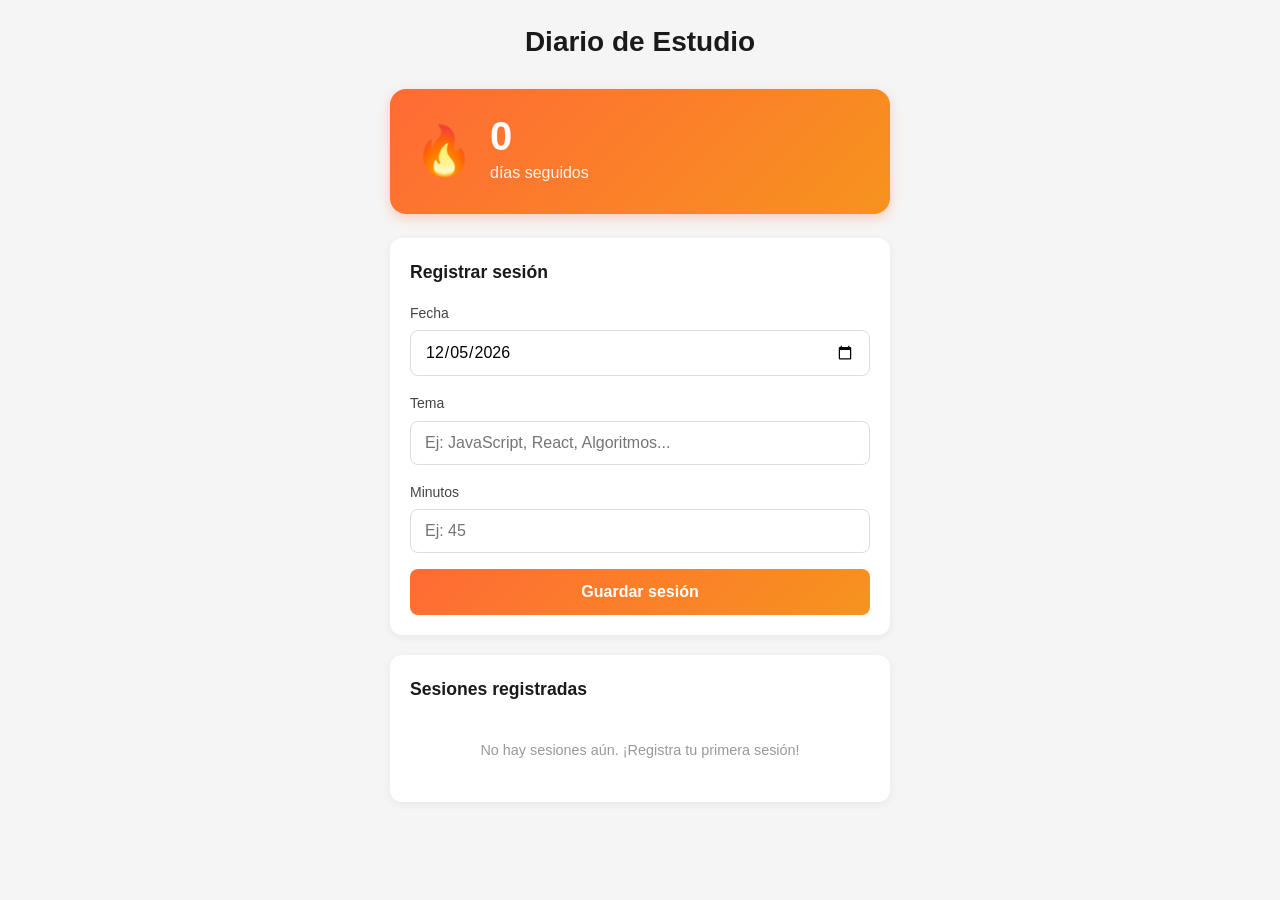
<file: Clase1/Ejemplo/index.html>
<!DOCTYPE html>
<html lang="es">
<head>
    <meta charset="UTF-8">
    <meta name="viewport" content="width=device-width, initial-scale=1.0">
    <title>Diario de Estudio</title>
    <link rel="stylesheet" href="styles.css">
</head>
<body>
    <div class="container">
        <header>
            <h1>Diario de Estudio</h1>
        </header>

        <section class="streak-section">
            <div class="streak-card">
                <span class="streak-fire">🔥</span>
                <div class="streak-info">
                    <span class="streak-number" id="streakNumber">0</span>
                    <span class="streak-label">días seguidos</span>
                </div>
            </div>
        </section>

        <section class="form-section">
            <h2>Registrar sesión</h2>
            <form id="sessionForm">
                <div class="form-group">
                    <label for="date">Fecha</label>
                    <input type="date" id="date" name="date" required>
                </div>
                <div class="form-group">
                    <label for="topic">Tema</label>
                    <input type="text" id="topic" name="topic" placeholder="Ej: JavaScript, React, Algoritmos..." required>
                </div>
                <div class="form-group">
                    <label for="minutes">Minutos</label>
                    <input type="number" id="minutes" name="minutes" min="1" placeholder="Ej: 45" required>
                </div>
                <button type="submit" class="btn-primary">Guardar sesión</button>
            </form>
        </section>

        <section class="sessions-section">
            <h2>Sesiones registradas</h2>
            <ul id="sessionsList" class="sessions-list"></ul>
            <p id="emptyMessage" class="empty-message" hidden>No hay sesiones aún. ¡Registra tu primera sesión!</p>
        </section>
    </div>

    <script src="app.js"></script>
</body>
</html>
</file>
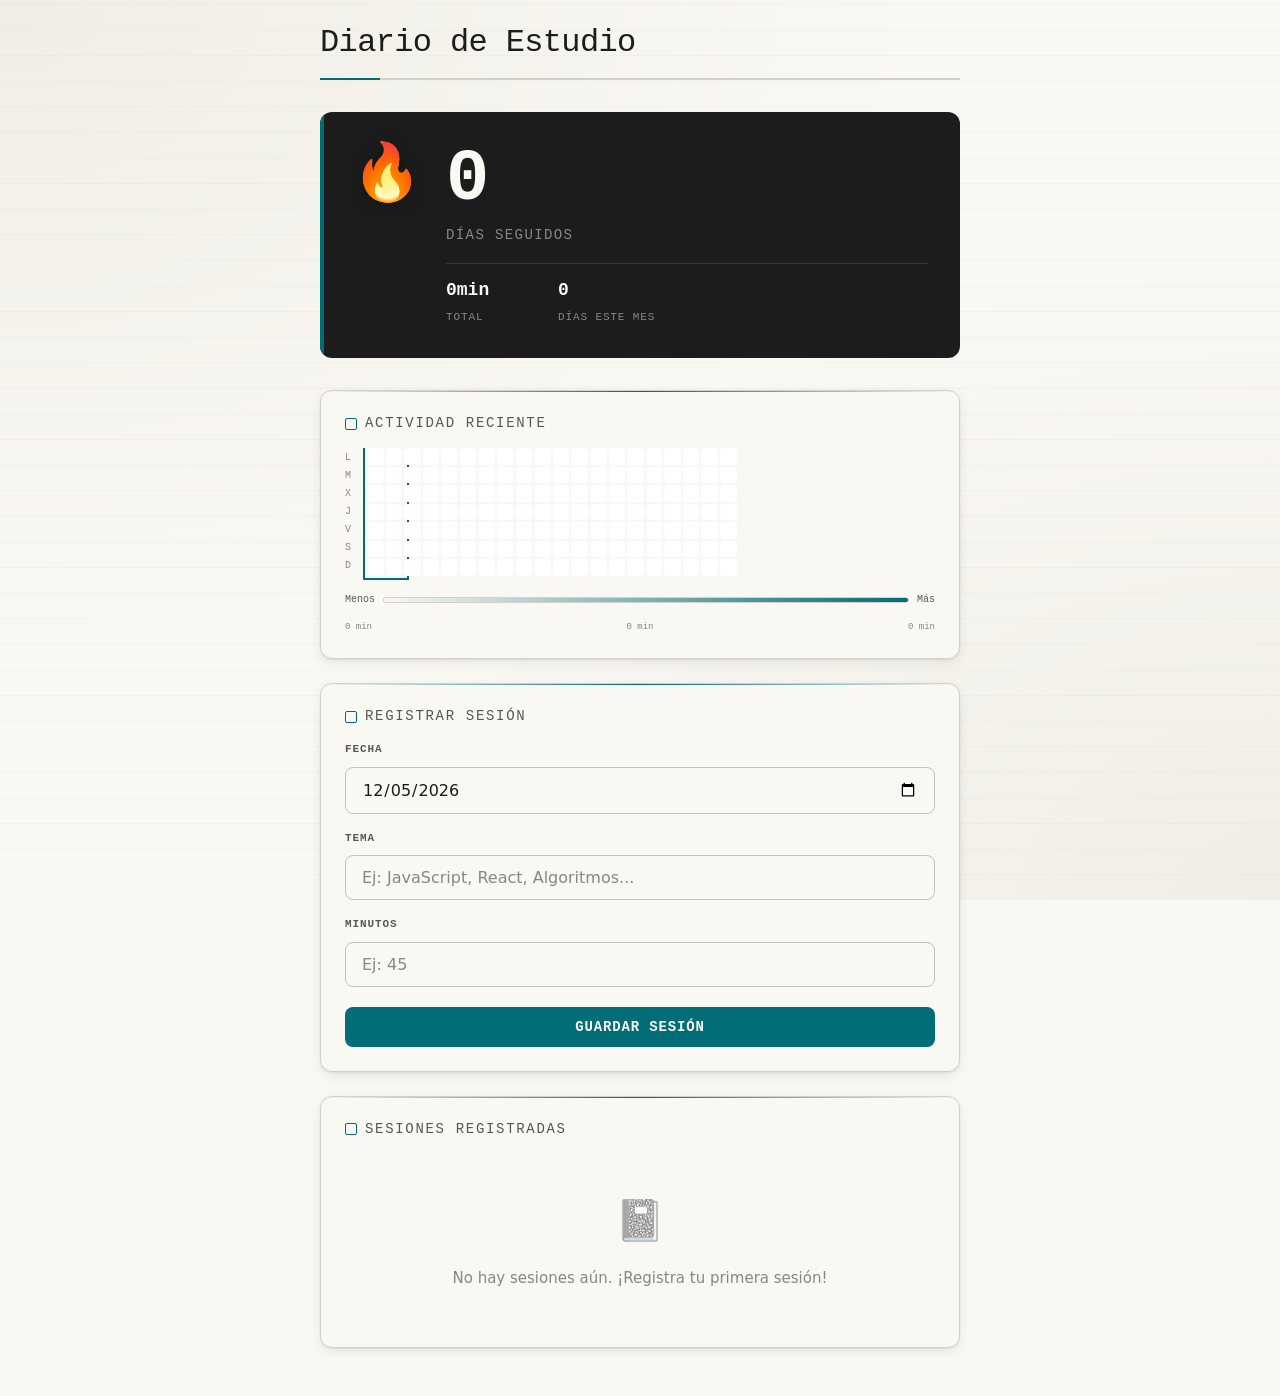
<file: Clase2/Ejemplo/index.html>
<!DOCTYPE html>
<html lang="es">
<head>
    <meta charset="UTF-8">
    <meta name="viewport" content="width=device-width, initial-scale=1.0">
    <title>Diario de Estudio</title>
    <link rel="stylesheet" href="styles.css">
</head>
<body>
    <div class="container">
        <header>
            <h1>Diario de Estudio</h1>
        </header>

        <section class="streak-section">
            <div class="streak-card">
                <span class="streak-fire" aria-hidden="true">🔥</span>
                <div class="streak-info">
                    <span class="streak-number" id="streakNumber">0</span>
                    <span class="streak-label">días seguidos</span>
                    <div class="streak-meta">
                        <div class="streak-stat">
                            <span class="streak-stat-value" id="streakTotal">0h 0min</span>
                            <span class="streak-stat-label">Total</span>
                        </div>
                        <div class="streak-stat">
                            <span class="streak-stat-value" id="streakMonth">0</span>
                            <span class="streak-stat-label">Días este mes</span>
                        </div>
                    </div>
                </div>
            </div>
        </section>

        <section class="heatmap-section" aria-label="Mapa de calor de actividad de 20 semanas">
            <h2>Actividad reciente</h2>
            <div class="heatmap-wrapper">
                <!-- Eje vertical: días L M X J V S D -->
                <div class="heatmap-y-axis" aria-hidden="true">
                    <span>L</span><span>M</span><span>X</span><span>J</span><span>V</span><span>S</span><span>D</span>
                </div>
                <!-- Grid del mapa -->
                <div class="heatmap-grid" role="grid" tabindex="0" aria-roledescription="mapa de calor" aria-label="Mapa de calor de 20 semanas, navega con flechas">
                    <!-- 140 <button class="heatmap-day"> generados por JS -->
                </div>
            </div>
            <!-- Leyenda RF-6 -->
            <div class="heatmap-legend" aria-hidden="true">
                <span class="heatmap-legend-label">Menos</span>
                <div class="heatmap-legend-gradient"></div>
                <span class="heatmap-legend-label">Más</span>
                <div class="heatmap-legend-ticks" aria-hidden="true"></div>
            </div>
        </section>

        <section class="form-section">
            <h2>Registrar sesión</h2>
            <form id="sessionForm">
                <div class="form-group">
                    <label for="date">Fecha</label>
                    <input type="date" id="date" name="date" required max="">
                </div>
                <div class="form-group">
                    <label for="topic">Tema</label>
                    <input type="text" id="topic" name="topic" placeholder="Ej: JavaScript, React, Algoritmos..." required>
                </div>
                <div class="form-group">
                    <label for="minutes">Minutos</label>
                    <input type="number" id="minutes" name="minutes" min="1" placeholder="Ej: 45" required>
                </div>
                <button type="submit" class="btn-primary">Guardar sesión</button>
            </form>
        </section>

        <section class="sessions-section">
            <h2>Sesiones registradas</h2>
            <ul id="sessionsList" class="sessions-list"></ul>
            <p id="emptyMessage" class="empty-message" hidden>No hay sesiones aún. ¡Registra tu primera sesión!</p>
        </section>
    </div>

    <script src="app.js"></script>
</body>
</html>
</file>
<file: Clase1/Ejemplo/styles.css>
* {
    margin: 0;
    padding: 0;
    box-sizing: border-box;
}

body {
    font-family: -apple-system, BlinkMacSystemFont, 'Segoe UI', Roboto, Oxygen, Ubuntu, sans-serif;
    background-color: #f5f5f5;
    color: #333;
    line-height: 1.6;
    min-height: 100vh;
    padding: 20px 10px;
}

.container {
    max-width: 500px;
    margin: 0 auto;
}

header {
    text-align: center;
    margin-bottom: 24px;
}

header h1 {
    font-size: 1.75rem;
    font-weight: 600;
    color: #1a1a1a;
}

.streak-section {
    margin-bottom: 24px;
}

.streak-card {
    background: linear-gradient(135deg, #ff6b35 0%, #f7931e 100%);
    border-radius: 16px;
    padding: 24px;
    display: flex;
    align-items: center;
    gap: 16px;
    box-shadow: 0 4px 12px rgba(255, 107, 53, 0.3);
}

.streak-fire {
    font-size: 3rem;
}

.streak-info {
    display: flex;
    flex-direction: column;
}

.streak-number {
    font-size: 2.5rem;
    font-weight: 700;
    color: white;
    line-height: 1;
}

.streak-label {
    font-size: 1rem;
    color: rgba(255, 255, 255, 0.9);
    margin-top: 4px;
}

.form-section,
.sessions-section {
    background: white;
    border-radius: 12px;
    padding: 20px;
    margin-bottom: 20px;
    box-shadow: 0 2px 8px rgba(0, 0, 0, 0.06);
}

.form-section h2,
.sessions-section h2 {
    font-size: 1.1rem;
    font-weight: 600;
    margin-bottom: 16px;
    color: #1a1a1a;
}

.form-group {
    margin-bottom: 16px;
}

.form-group label {
    display: block;
    font-size: 0.875rem;
    font-weight: 500;
    margin-bottom: 6px;
    color: #444;
}

.form-group input {
    width: 100%;
    padding: 12px 14px;
    border: 1px solid #ddd;
    border-radius: 8px;
    font-size: 1rem;
    font-family: inherit;
    transition: border-color 0.2s, box-shadow 0.2s;
}

.form-group input:focus {
    outline: none;
    border-color: #ff6b35;
    box-shadow: 0 0 0 3px rgba(255, 107, 53, 0.15);
}

.btn-primary {
    width: 100%;
    padding: 14px;
    background: linear-gradient(135deg, #ff6b35 0%, #f7931e 100%);
    color: white;
    border: none;
    border-radius: 8px;
    font-size: 1rem;
    font-weight: 600;
    font-family: inherit;
    cursor: pointer;
    transition: transform 0.1s, box-shadow 0.2s;
}

.btn-primary:hover {
    box-shadow: 0 4px 12px rgba(255, 107, 53, 0.4);
}

.btn-primary:active {
    transform: scale(0.98);
}

.sessions-list {
    list-style: none;
}

.session-item {
    display: flex;
    justify-content: space-between;
    align-items: center;
    padding: 14px 0;
    border-bottom: 1px solid #eee;
}

.session-item:last-child {
    border-bottom: none;
}

.session-info {
    display: flex;
    flex-direction: column;
    gap: 4px;
}

.session-date {
    font-size: 0.875rem;
    color: #666;
}

.session-topic {
    font-weight: 500;
    color: #1a1a1a;
}

.session-minutes {
    background: #fff3eb;
    color: #ff6b35;
    padding: 4px 10px;
    border-radius: 20px;
    font-size: 0.8rem;
    font-weight: 600;
    white-space: nowrap;
}

.empty-message {
    text-align: center;
    color: #999;
    padding: 20px;
    font-size: 0.9rem;
}
</file>
<file: Clase2/Ejemplo/styles.css>
/* ============================================================
   Diario de Estudio — Field Notebook Design System
   ============================================================ */

/* --- Color Tokens --- */
:root {
  --paper: #FAF8F3;
  --paper-dark: #F0EDE6;
  --ink: #1C1C1C;
  --ink-muted: #5A5650;
  --ink-light: #8A8680;
  --accent: #006D77;
  --accent-soft: #E0F2F3;
  --rule: #D4D0C8;
  --rule-strong: #C4C0B8;
  --shadow: rgba(28, 28, 28, 0.08);
  --shadow-strong: rgba(28, 28, 28, 0.12);
  --danger: #B83B3B;
  --danger-soft: #FDEAEB;
  
  --radius-sm: 4px;
  --radius-md: 8px;
  --radius-lg: 12px;
  
  --space-1: 4px;
  --space-2: 8px;
  --space-3: 12px;
  --space-4: 16px;
  --space-5: 24px;
  --space-6: 32px;
  --space-7: 48px;
  
  --font-mono: ui-monospace, SFMono-Regular, 'SF Mono', Menlo, Consolas, 'Liberation Mono', monospace;
  --font-ui: system-ui, -apple-system, BlinkMacSystemFont, 'Segoe UI', Roboto, 'Helvetica Neue', Arial, sans-serif;
}

/* --- Reset & Base --- */
*, *::before, *::after {
  box-sizing: border-box;
  margin: 0;
  padding: 0;
}

html {
  font-size: 16px;
  -webkit-text-size-adjust: 100%;
}

body {
  font-family: var(--font-ui);
  background: var(--paper);
  color: var(--ink);
  line-height: 1.6;
  min-height: 100vh;
  padding: var(--space-5) var(--space-3);
  
  /* Subtle paper texture via gradient noise */
  background-image: 
    radial-gradient(ellipse at top left, var(--paper-dark) 0%, transparent 50%),
    radial-gradient(ellipse at bottom right, var(--paper-dark) 0%, transparent 50%);
  background-attachment: fixed;
}

/* Ruled paper lines on body for notebook feel */
body::before {
  content: "";
  position: fixed;
  inset: 0;
  background-image: repeating-linear-gradient(
    0deg,
    transparent,
    transparent calc(1.6rem - 1px),
    var(--rule) calc(1.6rem - 1px),
    var(--rule) 1.6rem
  );
  opacity: 0.15;
  pointer-events: none;
  z-index: 0;
}

.container {
  max-width: 640px;
  margin: 0 auto;
  position: relative;
  z-index: 1;
}

/* ============================================================
   Typography Scale
   ============================================================ */
h1, h2, h3 {
  font-weight: 600;
  line-height: 1.2;
  color: var(--ink);
}

h1 { font-size: clamp(1.75rem, 4vw, 2.25rem); }
h2 { font-size: clamp(1.125rem, 2.5vw, 1.25rem); }
h3 { font-size: clamp(1rem, 2vw, 1.125rem); }

/* ============================================================
   Header — Notebook Title
   ============================================================ */
header {
  margin-bottom: var(--space-6);
  padding-bottom: var(--space-4);
  border-bottom: 2px solid var(--rule);
  position: relative;
}

header::after {
  content: "";
  position: absolute;
  bottom: -2px;
  left: 0;
  width: 60px;
  height: 2px;
  background: var(--accent);
}

header h1 {
  font-family: var(--font-mono);
  font-weight: 500;
  letter-spacing: -0.02em;
  font-size: clamp(1.5rem, 3.5vw, 2rem);
}

/* ============================================================
   Streak Hero — The Counter
   ============================================================ */
.streak-section {
  margin-bottom: var(--space-6);
}

.streak-card {
  background: var(--ink);
  border-radius: var(--radius-lg);
  padding: var(--space-6);
  display: grid;
  grid-template-columns: auto 1fr;
  gap: var(--space-5);
  align-items: start;
  position: relative;
  overflow: hidden;
}

/* Accent bar on left */
.streak-card::before {
  content: "";
  position: absolute;
  left: 0;
  top: 0;
  bottom: 0;
  width: 4px;
  background: var(--accent);
}

.streak-fire {
  font-size: clamp(2.5rem, 5vw, 3.5rem);
  line-height: 1;
  filter: drop-shadow(0 2px 8px rgba(0, 0, 0, 0.3));
  animation: flicker 2s ease-in-out infinite;
}

@keyframes flicker {
  0%, 100% { opacity: 1; transform: scale(1) rotate(-2deg); }
  50% { opacity: 0.85; transform: scale(1.02) rotate(2deg); }
}

.streak-info {
  display: grid;
  gap: var(--space-2);
}

.streak-number {
  font-family: var(--font-mono);
  font-size: clamp(3rem, 8vw, 4.5rem);
  font-weight: 700;
  color: var(--paper);
  line-height: 1;
  letter-spacing: -0.03em;
}

.streak-label {
  font-family: var(--font-mono);
  font-size: clamp(0.75rem, 1.5vw, 0.875rem);
  color: var(--ink-light);
  text-transform: uppercase;
  letter-spacing: 0.1em;
  font-weight: 500;
}

.streak-meta {
  display: flex;
  flex-wrap: wrap;
  gap: var(--space-3);
  margin-top: var(--space-2);
  padding-top: var(--space-3);
  border-top: 1px solid rgba(255, 255, 255, 0.1);
}

.streak-stat {
  display: flex;
  flex-direction: column;
  gap: var(--space-1);
  min-width: 100px;
}

.streak-stat-value {
  font-family: var(--font-mono);
  font-size: 1.125rem;
  font-weight: 600;
  color: var(--paper);
}

.streak-stat-label {
  font-family: var(--font-mono);
  font-size: 0.6875rem;
  color: var(--ink-light);
  text-transform: uppercase;
  letter-spacing: 0.08em;
}

/* ============================================================
   Sections — Notebook Pages
   ============================================================ */
.form-section,
.sessions-section {
  background: var(--paper);
  border: 1px solid var(--rule);
  border-radius: var(--radius-lg);
  padding: var(--space-5);
  margin-bottom: var(--space-5);
  box-shadow: 
    0 1px 2px var(--shadow),
    0 4px 12px var(--shadow);
  position: relative;
}

.form-section::before,
.sessions-section::before {
  content: "";
  position: absolute;
  top: 0;
  left: 0;
  right: 0;
  height: 1px;
  background: linear-gradient(90deg, transparent, var(--accent), transparent);
}

.form-section h2,
.sessions-section h2 {
  font-family: var(--font-mono);
  font-weight: 500;
  font-size: 0.875rem;
  text-transform: uppercase;
  letter-spacing: 0.12em;
  color: var(--ink-muted);
  margin-bottom: var(--space-4);
  display: flex;
  align-items: center;
  gap: var(--space-2);
}

.form-section h2::before,
.sessions-section h2::before {
  content: "";
  width: 12px;
  height: 12px;
  border: 1.5px solid var(--accent);
  border-radius: 2px;
  flex-shrink: 0;
}

/* ============================================================
   Form — Entry Fields
   ============================================================ */
.form-group {
  margin-bottom: var(--space-4);
}

.form-group label {
  display: block;
  font-family: var(--font-mono);
  font-size: 0.6875rem;
  font-weight: 600;
  text-transform: uppercase;
  letter-spacing: 0.08em;
  color: var(--ink-muted);
  margin-bottom: var(--space-2);
}

.form-group input {
  width: 100%;
  padding: var(--space-3) var(--space-4);
  border: 1.5px solid var(--rule-strong);
  border-radius: var(--radius-md);
  font-family: var(--font-ui);
  font-size: 1rem;
  color: var(--ink);
  background: var(--paper);
  transition: border-color 0.15s ease, box-shadow 0.15s ease, background-color 0.15s ease;
}

.form-group input::placeholder {
  color: var(--ink-light);
  font-weight: 400;
}

.form-group input:hover {
  border-color: var(--ink-light);
}

.form-group input:focus {
  outline: none;
  border-color: var(--accent);
  box-shadow: 0 0 0 3px var(--accent-soft);
  background: #FFF;
}

.form-group input:disabled {
  opacity: 0.5;
  cursor: not-allowed;
}

.btn-primary {
  width: 100%;
  padding: var(--space-3) var(--space-5);
  background: var(--accent);
  color: var(--paper);
  border: none;
  border-radius: var(--radius-md);
  font-family: var(--font-mono);
  font-size: 0.875rem;
  font-weight: 600;
  text-transform: uppercase;
  letter-spacing: 0.06em;
  cursor: pointer;
  transition: background-color 0.15s ease, transform 0.05s ease, box-shadow 0.15s ease;
  margin-top: var(--space-1);
}

.btn-primary:hover {
  background: #005a63;
}

.btn-primary:active {
  transform: scale(0.99);
}

.btn-primary:focus-visible {
  outline: none;
  box-shadow: 0 0 0 3px var(--accent-soft), 0 0 0 6px var(--accent);
}

/* ============================================================
   Sessions List — Log Entries
   ============================================================ */
.sessions-list {
  list-style: none;
}

.session-item {
  display: grid;
  grid-template-columns: auto 1fr auto;
  gap: var(--space-3) var(--space-4);
  align-items: center;
  padding: var(--space-3) 0;
  border-bottom: 1px dashed var(--rule);
  transition: background-color 0.15s ease;
  border-radius: var(--radius-sm);
  margin: 0 calc(var(--space-3) * -1);
  padding-left: var(--space-3);
  padding-right: var(--space-3);
}

.session-item:last-child {
  border-bottom: none;
}

.session-item:hover {
  background: var(--accent-soft);
}

.session-marker {
  width: 8px;
  height: 8px;
  border-radius: 50%;
  background: var(--accent);
  flex-shrink: 0;
  box-shadow: 0 0 0 2px var(--paper);
}

.session-info {
  display: grid;
  gap: var(--space-1);
  min-width: 0;
}

.session-date {
  font-family: var(--font-mono);
  font-size: 0.75rem;
  color: var(--ink-light);
  font-weight: 500;
}

.session-topic {
  font-weight: 500;
  color: var(--ink);
  word-break: break-word;
}

.session-minutes {
  font-family: var(--font-mono);
  font-size: 0.75rem;
  font-weight: 600;
  color: var(--accent);
  background: var(--accent-soft);
  padding: var(--space-1) var(--space-3);
  border-radius: var(--radius-sm);
  white-space: nowrap;
  justify-self: end;
}

.btn-delete {
  background: transparent;
  border: none;
  color: var(--ink-light);
  font-size: 1.25rem;
  line-height: 1;
  cursor: pointer;
  padding: var(--space-2);
  border-radius: var(--radius-sm);
  transition: color 0.15s ease, background-color 0.15s ease;
  opacity: 0;
  transform: translateX(8px);
}

.session-item:hover .btn-delete,
.btn-delete:focus-visible {
  opacity: 1;
  transform: translateX(0);
}

.btn-delete:hover {
  color: var(--danger);
  background: var(--danger-soft);
}

.btn-delete:focus-visible {
  outline: none;
  box-shadow: 0 0 0 2px var(--danger);
}

/* ============================================================
   Empty State
   ============================================================ */
.empty-message {
  text-align: center;
  color: var(--ink-light);
  padding: var(--space-6) var(--space-3);
  font-size: 0.9375rem;
  line-height: 1.7;
}

.empty-message::before {
  content: "📓";
  display: block;
  font-size: 2.5rem;
  margin-bottom: var(--space-3);
  opacity: 0.5;
}

/* ============================================================
   Responsive
   ============================================================ */
@media (max-width: 480px) {
  body {
    padding: var(--space-3) var(--space-2);
  }
  
  .form-section,
  .sessions-section {
    padding: var(--space-4);
    border-radius: var(--radius-md);
  }
  
  .streak-card {
    grid-template-columns: 1fr;
    gap: var(--space-4);
    text-align: center;
  }
  
  .streak-card::before {
    display: none;
  }
  
  .streak-fire {
    justify-self: center;
  }
  
  .streak-meta {
    justify-content: center;
  }
  
  .session-item {
    grid-template-columns: auto 1fr;
    grid-template-rows: auto auto;
    grid-template-areas: 
      "marker info"
      "marker minutes";
  }
  
  .session-marker {
    grid-area: marker;
  }
  
  .session-info {
    grid-area: info;
  }
  
  .session-minutes {
    grid-area: minutes;
    justify-self: start;
  }
  
  .btn-delete {
    opacity: 1;
    transform: none;
  }
}

/* ============================================================
   Reduced Motion
   ============================================================ */
@media (prefers-reduced-motion: reduce) {
  .streak-fire {
    animation: none;
  }
  
  *,
  *::before,
  *::after {
    transition-duration: 0.01ms !important;
    animation-duration: 0.01ms !important;
  }
}

/* ============================================================
   Focus Visible Polyfill (for keyboard nav)
   ============================================================ */
:focus:not(:focus-visible) {
  outline: none;
}

:focus-visible {
  outline: 2px solid var(--accent);
  outline-offset: 2px;
}

button:focus-visible,
input:focus-visible,
a:focus-visible {
  outline: 2px solid var(--accent);
  outline-offset: 2px;
}

/* ============================================================
   Heatmap — Mapa de calor de 20 semanas
   ============================================================ */
.heatmap-section {
  background: var(--paper);
  border: 1px solid var(--rule);
  border-radius: var(--radius-lg);
  padding: var(--space-5);
  margin-bottom: var(--space-5);
  box-shadow: 
    0 1px 2px var(--shadow),
    0 4px 12px var(--shadow);
  position: relative;
}

.heatmap-section::before {
  content: "";
  position: absolute;
  top: 0;
  left: 0;
  right: 0;
  height: 1px;
  background: linear-gradient(90deg, transparent, var(--accent), transparent);
}

.heatmap-section h2 {
  font-family: var(--font-mono);
  font-weight: 500;
  font-size: 0.875rem;
  text-transform: uppercase;
  letter-spacing: 0.12em;
  color: var(--ink-muted);
  margin-bottom: var(--space-4);
  display: flex;
  align-items: center;
  gap: var(--space-2);
}

.heatmap-section h2::before {
  content: "";
  width: 12px;
  height: 12px;
  border: 1.5px solid var(--accent);
  border-radius: 2px;
  flex-shrink: 0;
}

.heatmap-wrapper {
  display: flex;
  gap: var(--space-2);
  overflow-x: auto;
  padding-bottom: var(--space-1); /* espacio para scrollbar */
}

.heatmap-y-axis {
  display: grid;
  grid-template-rows: repeat(7, 1fr);
  gap: 2px;
  font-family: var(--font-mono);
  font-size: 0.625rem;
  color: var(--ink-light);
  text-transform: uppercase;
  text-align: right;
  padding-right: var(--space-2);
  padding-top: 2px; /* alinear con grid */
  padding-bottom: 2px;
  flex-shrink: 0;
}

.heatmap-y-axis span {
  display: flex;
  align-items: center;
  justify-content: flex-end;
  height: 100%;
}

.heatmap-grid {
  display: grid;
  grid-template-columns: repeat(20, 1fr);
  grid-template-rows: repeat(7, 1fr);
  gap: 2px;
  min-width: max-content;
}

.heatmap-day {
  aspect-ratio: 1;
  width: 100%;
  border: none;
  border-radius: var(--radius-sm);
  background: var(--paper);
  cursor: default;
  transition: transform 0.1s ease, box-shadow 0.1s ease, background-color 0.1s ease;
  position: relative;
  padding: 0;
}

.heatmap-day[data-minutos="0"],
.heatmap-day[data-es-futuro="true"],
.heatmap-day[data-es-prehistoria="true"] {
  pointer-events: none;
}

.heatmap-day:focus-visible,
.heatmap-day:hover {
  transform: scale(1.3);
  z-index: 1;
  box-shadow: 0 0 0 2px var(--accent);
  outline: none;
}

.heatmap-day::after {
  content: attr(data-tooltip);
  position: absolute;
  bottom: 120%;
  left: 50%;
  transform: translateX(-50%);
  padding: var(--space-1) var(--space-2);
  background: var(--ink);
  color: var(--paper);
  font-size: 0.6875rem;
  font-family: var(--font-mono);
  border-radius: var(--radius-sm);
  white-space: nowrap;
  opacity: 0;
  pointer-events: none;
  transition: opacity 0.15s ease;
  z-index: 10;
}

.heatmap-day:hover::after,
.heatmap-day:focus::after,
.heatmap-day--tooltip-visible::after {
  opacity: 1;
}

/* Flecha del tooltip */
.heatmap-day::before {
  content: "";
  position: absolute;
  bottom: 106%;
  left: 50%;
  transform: translateX(-50%);
  border-width: 5px;
  border-style: solid;
  border-color: var(--ink) transparent transparent transparent;
  opacity: 0;
  pointer-events: none;
  transition: opacity 0.15s ease;
  z-index: 10;
}

.heatmap-day:hover::before,
.heatmap-day:focus::before,
.heatmap-day--tooltip-visible::before {
  opacity: 1;
}

.heatmap-legend {
  display: flex;
  align-items: center;
  gap: var(--space-2);
  margin-top: var(--space-3);
  font-family: var(--font-mono);
  font-size: 0.625rem;
  color: var(--ink-muted);
  flex-wrap: wrap;
}

.heatmap-legend-gradient {
  flex: 1;
  min-width: 120px;
  height: 6px;
  border-radius: var(--radius-sm);
  background: linear-gradient(90deg, var(--paper), var(--accent));
  border: 1px solid var(--rule);
}

.heatmap-legend-ticks {
  display: flex;
  justify-content: space-between;
  width: 100%;
  min-width: 120px;
  margin-top: var(--space-1);
  font-size: 0.5625rem;
  color: var(--ink-light);
}

@media (prefers-reduced-motion: reduce) {
  .heatmap-day {
    transition: none;
  }
  .heatmap-day::after,
  .heatmap-day::before {
    transition: none;
  }
}

@media (max-width: 480px) {
  .heatmap-day {
    width: 10px;
    height: 10px;
  }
  .heatmap-y-axis {
    font-size: 0.5625rem;
    padding-right: var(--space-1);
  }
  .heatmap-legend {
    font-size: 0.5625rem;
  }
  .heatmap-legend-gradient {
    min-width: 100px;
  }
  .heatmap-legend-ticks {
    min-width: 100px;
  }
}
</file>
